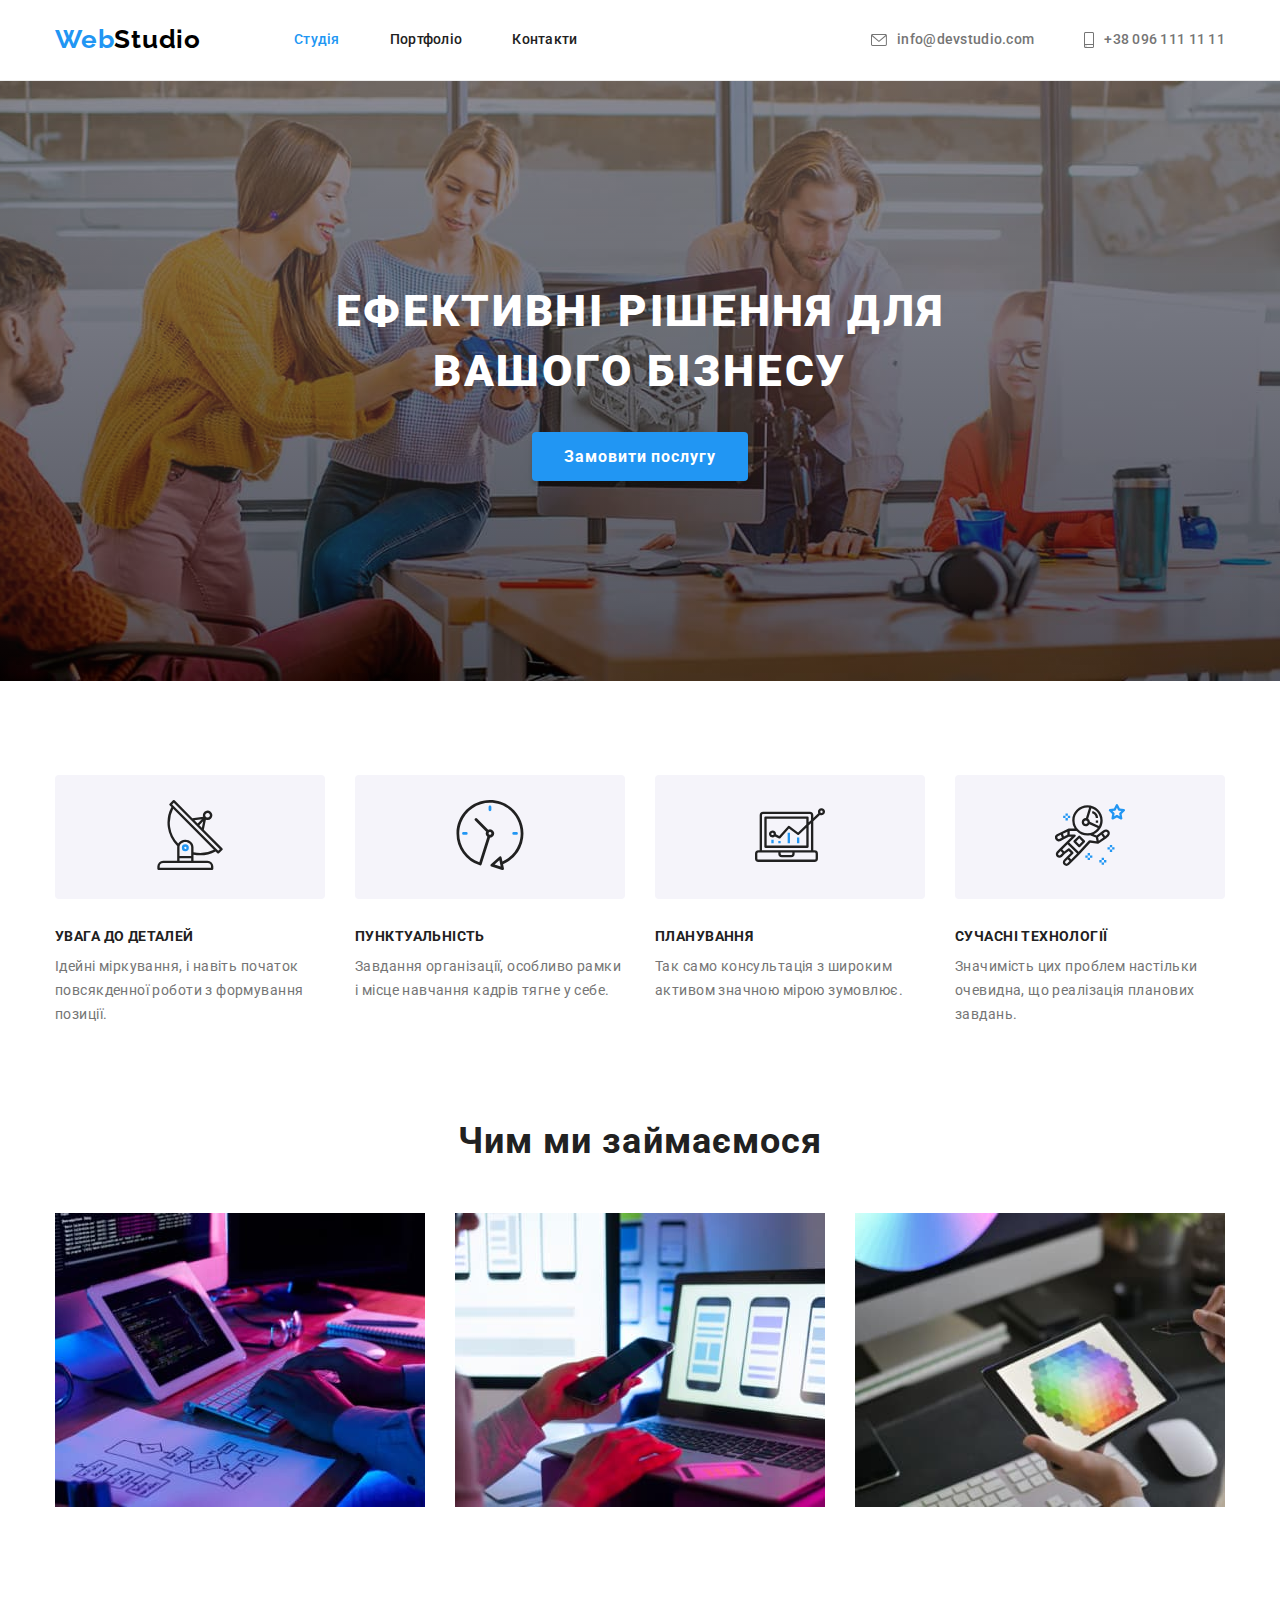
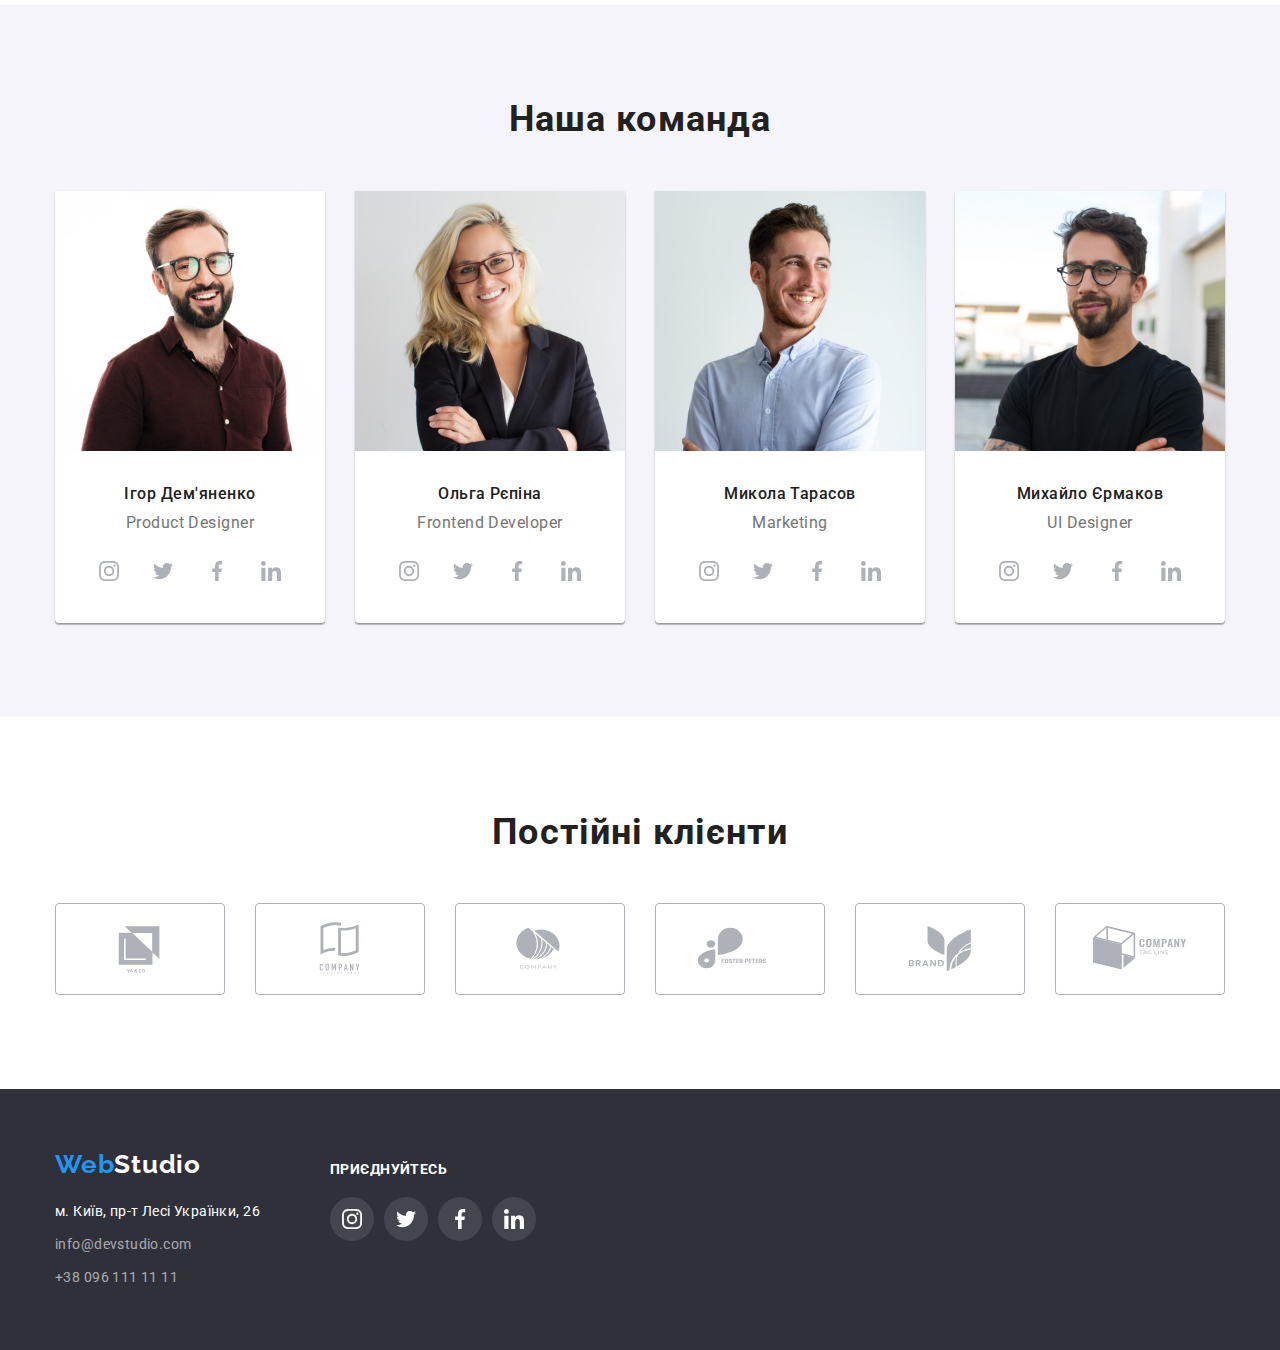
<file: index.html>
<!DOCTYPE html>
<html lang="en">
  <head>
    <meta charset="UTF-8" />
    <meta http-equiv="X-UA-Compatible" content="IE=edge" />
    <meta name="viewport" content="width=device-width, initial-scale=1.0" />
    <link rel="stylesheet" href="styles/modern-normalize.css">
    <link rel="stylesheet" href="styles/styles.css">
    <link href="https://fonts.googleapis.com/css2?family=Raleway:wght@700&family=Roboto:wght@400;500;700;900&display=swap" rel="stylesheet">
    <title>Головна</title>
  </head>
  <body>
     <!-- Верхній колонтитул -->
     <header class="header">
      <div class="container">
        <!-- LOGO -->
        <a class="logo" href="index.html"><span class="web-word">Web</span>Studio</a>
        <!-- NAVIGATION -->
        <nav>
          <ul class="navigation">
            <li class="studio-link">
              <a class="studio current" href="index.html">Студія</a> 
            </li>
            <li class="portfolio-link">
              <a class="portfolio" href="portfolio.html">Портфоліо</a>  
            </li>
            <li class="contacts-link">
              <a class="contact" href="#">Контакти</a>
            </li>
          </ul>
        </nav>
        <!-- CONTACTS -->
        <ul class="contacts">
          <li class="mail-link">
            <a class="mail-top" href="mailto:info@devstudio.com">
              <svg class="icon" width="16" height="12">
                <use xlink:href="./images/icons.svg#icon-envelope"></use>
              </svg>
              info@devstudio.com</a>
          </li>
          <li class="tel-link">
            <a class="tel-top" href="tel:+380961111111">
              <svg class="icon" width="10" height="16">
                <use xlink:href="./images/icons.svg#icon-smartphone"></use>
              </svg>
              +38 096 111 11 11</a>
          </li>
        </ul> 
      </div>
    </header>


    <main>
      <!-- Шапка -->
      <section class="section button-field">
        <div class="container">
          <h1 class="button-discription">Ефективні рішення для вашого бізнесу</h1>
          <button type="button" class="order-button">Замовити послугу</button>
        </div>
      </section>

      <!-- Особливості -->
      <section class="section advantages">
        <div class="container">
          <h2 hidden>Наші чесноти</h2>
          <ul class="advantages-list">
            <li class="advantages-item">
              <div class="icon-container">
                <svg class="icon" width="70" height="70"><use xlink:href="./images/icons.svg#icon-antenna"></use></svg>
              </div>
              <h3 class="advantages-point">УВАГА ДО ДЕТАЛЕЙ</h3>
              <p class="advantages-desc"
                >Ідейні міркування, і навіть початок повсякденної роботи з
                формування позиції.</p
              >
            </li>
            <li class="advantages-item">
              <div class="icon-container">
                <svg class="icon" width="70" height="70"><use xlink:href="./images/icons.svg#icon-clock"></use></svg>
              </div>
              <h3 class="advantages-point">ПУНКТУАЛЬНІСТЬ</h3>
              <p class="advantages-desc"
                >Завдання організації, особливо рамки і місце навчання кадрів
                тягне у себе.</p
              >
            </li>
            <li class="advantages-item">
              <div class="icon-container">
                <svg class="icon" width="70" height="70"><use xlink:href="./images/icons.svg#icon-diagram"></use></svg>
              </div>
              <h3 class="advantages-point">ПЛАНУВАННЯ</h3>
              <p class="advantages-desc"
                >Так само консультація з широким активом значною мірою
                зумовлює.</p
              >
            </li>
            <li class="advantages-item">
              <div class="icon-container">
                <svg class="icon" width="70" height="70"><use xlink:href="./images/icons.svg#icon-astronaut"></use></svg>
              </div>
              <h3 class="advantages-point">СУЧАСНІ ТЕХНОЛОГІЇ</h3>
              <p class="advantages-desc"
                >Значимість цих проблем настільки очевидна, що реалізація планових
                завдань.</p>
            </li>
          </ul>
        </div>
      </section>

      <!-- Чим ми займаємося -->
      <section class="section work">
        <div class="container">
          <h2 class="work-head">Чим ми займаємося</h2>
          <ul class="work-list">
            <li class="work-item">
              <img
              src="images/img1.jpg"
              alt="Працівник пише код проекту за його блок-схемою"
              width="370"
              />
            </li>
            <li class="work-item">
              <img
              src="images/img2.jpg"
              alt="Працівник виконує адаптивну верстку"
              width="370"
              />
            </li>
            <li class="work-item">
              <img
              src="images/img3.jpg"
              alt="Працівник вибирає кольори з палітри на планшеті"
              width="370"
              />
            </li>
          </ul>
        </div>
      </section>

      <!-- Наша команда -->
      <section class="section team">
        <div class="container">
          <h2 class="team-head">Наша команда</h2>
          <ul class="team-members">
            <li class="member">
              <img
              src="images/img4.jpg"
              alt="Чоловік з темним волоссям в окулярах і темній рубашці"
              width="270"
                />
              <h3 class="team-member">Ігор Дем'яненко</h3> 
              <p class="speciality">Product Designer</p>
              <ul class="social-list">
                <li class="social-item">
                  <a href="#" class="social-link" target="_blank" rel="noreferrer noopener">
                    <svg class="icon" width="20" height="20">
                      <use xlink:href="./images/icons.svg#icon-instagram"></use>
                    </svg>
                  </a>
                  </li>
                <li class="social-item">
                  <a href="#" class="social-link" target="_blank" rel="noreferrer noopener">
                    <svg class="icon" width="20" height="20">
                      <use xlink:href="./images/icons.svg#icon-twitter"></use>
                    </svg>
                  </a>
                </li>
                <li class="social-item">
                  <a href="#" class="social-link" target="_blank" rel="noreferrer noopener">
                    <svg class="icon" width="20" height="20">
                      <use xlink:href="./images/icons.svg#icon-facebook"></use>
                    </svg>
                  </a>
                </li>
                <li class="social-item">
                  <a href="#" class="social-link" target="_blank" rel="noreferrer noopener">
                    <svg class="icon" width="20" height="20">
                      <use xlink:href="./images/icons.svg#icon-linkedin"></use>
                    </svg>
                  </a>
                </li>
              </ul>
            </li>
            
            <li class="member">
              <img
              src="images/img5.jpg"
              alt="Жінка з світлим волоссям в окулярах і темному жакеті"
              width="270"
              />
              <h3 class="team-member">Ольга Рєпіна</h3> 
              <p class="speciality">Frontend Developer</p>
              <ul class="social-list">
                <li class="social-item">
                  <a href="#" class="social-link" target="_blank" rel="noreferrer noopener">
                    <svg class="icon" width="20" height="20">
                      <use xlink:href="./images/icons.svg#icon-instagram"></use>
                    </svg>
                  </a>
                </li>
                <li class="social-item">
                  <a href="#" class="social-link" target="_blank" rel="noreferrer noopener">
                    <svg class="icon" width="20" height="20">
                      <use xlink:href="./images/icons.svg#icon-twitter"></use>
                    </svg>
                  </a>
                </li>
                <li class="social-item">
                  <a href="#" class="social-link" target="_blank" rel="noreferrer noopener">
                    <svg class="icon" width="20" height="20">
                      <use xlink:href="./images/icons.svg#icon-facebook"></use>
                    </svg>
                  </a>
                </li>
                <li class="social-item">
                  <a href="#" class="social-link" target="_blank" rel="noreferrer noopener">
                    <svg class="icon" width="20" height="20">
                      <use xlink:href="./images/icons.svg#icon-linkedin"></use>
                    </svg>
                  </a>
                </li>
              </ul>
            </li>
              
            <li class="member">
              <img
              src="images/img6.jpg"
              alt="Чоловік з темним волоссям в світлій рубашці"
              width="270"
              />
              <h3 class="team-member">Микола Тарасов</h3>
              <p class="speciality">Marketing</p>
              <ul class="social-list">
                <li class="social-item">
                  <a href="#" class="social-link" target="_blank" rel="noreferrer noopener">
                    <svg class="icon" width="20" height="20">
                      <use xlink:href="./images/icons.svg#icon-instagram"></use>
                    </svg>
                  </a>
                </li>
                <li class="social-item">
                  <a href="#" class="social-link" target="_blank" rel="noreferrer noopener">
                    <svg class="icon" width="20" height="20">
                      <use xlink:href="./images/icons.svg#icon-twitter"></use>
                    </svg>
                  </a>
                </li>
                <li class="social-item">
                  <a href="#" class="social-link" target="_blank" rel="noreferrer noopener">
                    <svg class="icon" width="20" height="20">
                      <use xlink:href="./images/icons.svg#icon-facebook"></use>
                    </svg>
                  </a>
                </li>
                <li class="social-item">
                  <a href="#" class="social-link" target="_blank" rel="noreferrer noopener">
                    <svg class="icon" width="20" height="20">
                      <use xlink:href="./images/icons.svg#icon-linkedin"></use>
                    </svg>
                  </a>
                </li>
              </ul>
            </li>
            <li class="member">
              <img
              src="images/img7.jpg"
              alt="Чоловік з темним волоссям в окулярах і футболці"
              width="270"
              />
              <h3 class="team-member">Михайло Єрмаков</h3>
              <p class="speciality">UI Designer</p>
              <ul class="social-list">
              <li class="social-item">
                <a href="#" class="social-link" target="_blank" rel="noreferrer noopener">
                  <svg class="icon" width="20" height="20">
                    <use xlink:href="./images/icons.svg#icon-instagram"></use>
                  </svg>
                </a>
              </li>
              <li class="social-item">
                <a href="#" class="social-link" target="_blank" rel="noreferrer noopener">
                  <svg class="icon" width="20" height="20">
                    <use xlink:href="./images/icons.svg#icon-twitter"></use>
                  </svg>
                </a>
              </li>
              <li class="social-item">
                <a href="#" class="social-link" target="_blank" rel="noreferrer noopener">
                  <svg class="icon" width="20" height="20">
                    <use xlink:href="./images/icons.svg#icon-facebook"></use>
                  </svg>
                </a>
              </li>
              <li class="social-item">
                <a href="#" class="social-link" target="_blank" rel="noreferrer noopener">
                  <svg class="icon" width="20" height="20">
                    <use xlink:href="./images/icons.svg#icon-linkedin"></use>
                  </svg>
                </a>
              </li>
            </ul>
            </li>
          </ul>
        </div>
      </section>

      <!-- Наші клієнти -->
      <section class="section clients">
        <div class="container clients-conteiner">
        <h2 class="clients-title">Постійні клієнти</h2>
        <ul class="clients-list">
          <li class="clients-item">
            <a href="#" target="_blank" rel="noreferrer noopener" class="client-link">
              <svg class="icon" width="106" height="60"><use xlink:href="./images/icons.svg#icon-company1"></use></svg>
            </a></li>
          <li class="clients-item">
            <a href="#" target="_blank" rel="noreferrer noopener" class="client-link">
              <svg class="icon" width="106" height="60"><use xlink:href="./images/icons.svg#icon-company2"></use></svg>
            </a></li>
          <li class="clients-item">
            <a href="#" target="_blank" rel="noreferrer noopener" class="client-link">
              <svg class="icon" width="106" height="60"><use xlink:href="./images/icons.svg#icon-company3"></use></svg>
            </a></li>
          <li class="clients-item">
            <a href="#" target="_blank" rel="noreferrer noopener" class="client-link">
              <svg class="icon" width="106" height="60"><use xlink:href="./images/icons.svg#icon-company4"></use></svg>
            </a></li>
          <li class="clients-item">
            <a href="#" target="_blank" rel="noreferrer noopener" class="client-link">
              <svg class="icon" width="106" height="60"><use xlink:href="./images/icons.svg#icon-company5"></use></svg>
            </a></li>
          <li class="clients-item">
            <a href="#" target="_blank" rel="noreferrer noopener" class="client-link">
              <svg class="icon" width="106" height="60"><use xlink:href="./images/icons.svg#icon-company6"></use></svg>
            </a></li>
        </ul>
        </div>
      </section>
    </main>

  <!-- Нижній колонтитул -->
  <footer class="footer">
    <div class="container">
      <div class="logo-address-container">  
        <!-- LOGO -->
        <a class="logo-footer" href="index.html"><span class="web-word">Web</span>Studio</a>
        <address>
          <ul class="address-list">
            <li class="address-item">
              <a class="map" href="https://www.google.com.ua/maps/@50.4267959,30.5388469,18.92z?hl=ru" 
              target="_blank"
              rel="noopener noreferrer">м. Київ, пр-т Лесі Українки, 26
              </a>
            </li>
            <li class="address-item">
              <a class="mail" href="mailto:info@devstudio.com">info@devstudio.com</a>
            </li>
            <li class="address-item">
              <a class="tel" href="tel:+380961111111">+38 096 111 11 11</a>
            </li>
          </ul>
        </address>
      </div>
      <div class="social-container">
        <h2 class="joinus">приєднуйтесь</h2>
        <ul class="social-list">
          <li class="social-item footer-social-item">
            <a href="#" class="social-link footer-social-link" target="_blank" rel="noreferrer noopener">
              <svg class="icon" width="20" height="20">
                <use xlink:href="./images/icons.svg#icon-instagram"></use>
              </svg>
            </a>
          </li>
          <li class="social-item footer-social-item">
            <a href="#" class="social-link footer-social-link" target="_blank" rel="noreferrer noopener">
              <svg class="icon" width="20" height="20">
                <use xlink:href="./images/icons.svg#icon-twitter"></use>
              </svg>
            </a>
          </li>
          <li class="social-item footer-social-item">
            <a href="#" class="social-link footer-social-link" target="_blank" rel="noreferrer noopener">
              <svg class="icon" width="20" height="20">
                <use xlink:href="./images/icons.svg#icon-facebook"></use>
              </svg>
            </a>
          </li>
          <li class="social-item footer-social-item">
            <a href="#" class="social-link footer-social-link" target="_blank" rel="noreferrer noopener">
              <svg class="icon" width="20" height="20">
                <use xlink:href="./images/icons.svg#icon-linkedin"></use>
              </svg>
            </a>
          </li>
        </ul>
      </div>
    </div>
  </footer>
  </body>
</html>
</file>
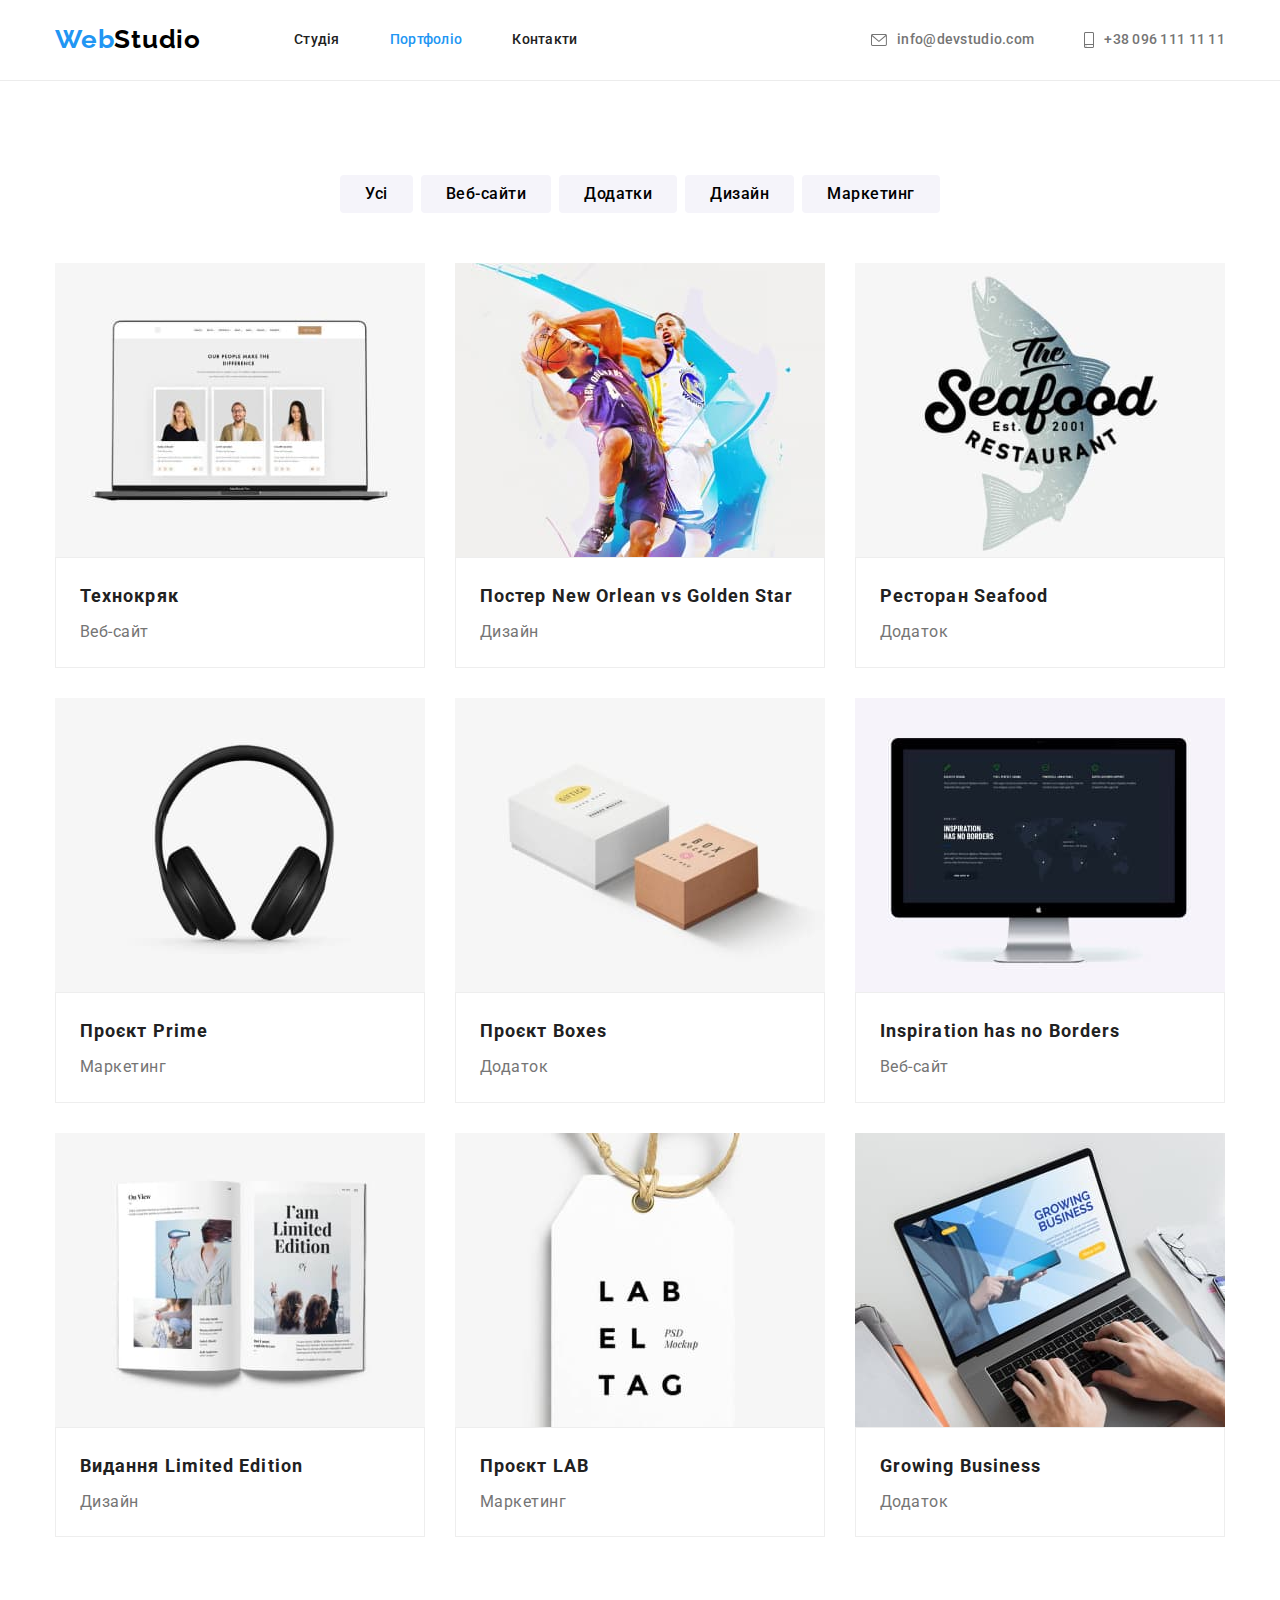
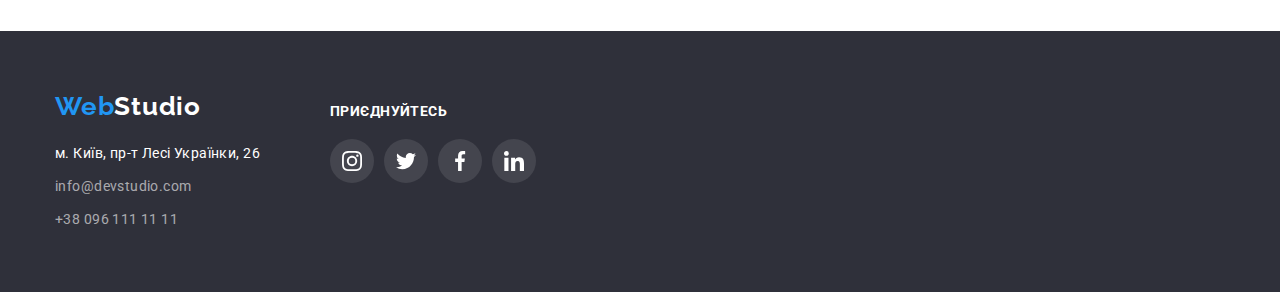
<file: portfolio.html>
<!DOCTYPE html>
<html lang="en">
<head>
    <meta charset="UTF-8">
    <meta http-equiv="X-UA-Compatible" content="IE=edge">
    <meta name="viewport" content="width=device-width, initial-scale=1.0">
    <link rel="stylesheet" href="./styles/modern-normalize.css">
    <link rel="stylesheet" href="styles/styles.css">
    <link href="https://fonts.googleapis.com/css2?family=Raleway:wght@700&family=Roboto:wght@400;500;700;900&display=swap" rel="stylesheet">
    <title>Портфоліо</title>
</head>
<body class="portfolio-body">
   
     <!-- Верхній колонтитул -->
     <header class="header">
      <div class="container">
        <!-- LOGO -->
        <a class="logo" href="index.html"><span class="web-word">Web</span>Studio</a>
        <!-- NAVIGATION -->
        <nav>
          <ul class="navigation">
            <li class="studio-link">
              <a class="studio" href="index.html">Студія</a> 
            </li>
            <li class="portfolio-link">
              <a class="portfolio current" href="portfolio.html">Портфоліо</a>  
            </li>
            <li class="contacts-link">
              <a class="contact" href="#">Контакти</a>
            </li>
          </ul>
        </nav>
        <!-- CONTACTS -->
        <ul class="contacts">
          <li class="mail-link">
            <a class="mail-top" href="mailto:info@devstudio.com">
              <svg class="icon" width="16" height="12">
                <use xlink:href="./images/icons.svg#icon-envelope"></use>
              </svg>
              info@devstudio.com</a>
          </li>
          <li class="tel-link">
            <a class="tel-top" href="tel:+380961111111">
              <svg class="icon" width="10" height="16">
                <use xlink:href="./images/icons.svg#icon-smartphone"></use>
              </svg>
              +38 096 111 11 11</a>
          </li>
        </ul> 
      </div>
    </header>

  <main class="portfolio-main">
    <section class="section portfolio-section">
      <div class="container">
        <h1 hidden>Портфоліо</h1>
        <!-- Фільтр -->
        <ul class="filter-list">
            <li class="filter-item">
                <button class="filter" type="button">Усі</button>
            </li>
            <li class="filter-item">
                <button class="filter" type="button">Веб-сайти</button>
            </li>
            <li class="filter-item">
                <button class="filter" type="button">Додатки</button>
            </li>
            <li class="filter-item">
                <button class="filter" type="button">Дизайн</button>
            </li>
            <li class="filter-item">
                <button class="filter" type="button">Маркетинг</button>
            </li>
        </ul>

        <!-- Проекти -->
        <ul class="projects">
            <li class="project-item">
              <a class="project-link" href="#" target="_blank" rel="noreferrer noopener">
                <img src="images/img8.jpg" alt="Ноутбук, на якому відображено веб-сайт" width="370">
                <div class="project-discription">
                  <h2 class="project-name">Технокряк</h2>
                  <p class="project-type">Веб-сайт</p>
                </div>
              </a>
            </li>
            <li class="project-item">
              <a class="project-link" href="#" target="_blank" rel="noreferrer noopener">
                <img src="images/img9.jpg" alt="Два професійних баскетболісти ведуть бородьбу" width="370">
                <div class="project-discription">
                  <h2 class="project-name">Постер New Orlean vs Golden Star</h2>
                  <p class="project-type">Дизайн</p>
                </div>
                </a>
            </li>
            <li class="project-item">
              <a class="project-link" href="#" target="_blank" rel="noreferrer noopener">
                <img src="images/img10.jpg" alt="Логотип ресторану на фоні фігури риби" width="370">
                <div class="project-discription">
                <h2 class="project-name">Ресторан Seafood</h2>
                <p class="project-type">Додаток</p>
              </div>
              </a>
            </li>
            <li class="project-item">
              <a class="project-link" href="#" target="_blank" rel="noreferrer noopener">
                <img src="images/img11.jpg" alt="Чонрі накладні бездротові навушники" width="370">
                <div class="project-discription">
                  <h2 class="project-name">Проєкт Prime</h2>
                  <p class="project-type">Маркетинг</p>
              </div>
              </a>
            </li>
            <li class="project-item">
              <a class="project-link" href="#" target="_blank" rel="noreferrer noopener">
                <img src="images/img12.jpg" alt="Два ящики білого і рудого кольору різних розмірів" width="370">
                <div class="project-discription">
                  <h2 class="project-name">Проєкт Boxes</h2>
                  <p class="project-type">Додаток</p>
              </div>
              </a>
            </li>
            <li class="project-item">
              <a class="project-link" href="#" target="_blank" rel="noreferrer noopener">
                <img src="images/img13.jpg" alt="Монітор, на якому відображено веб-сайт" width="370">
                <div class="project-discription">
                  <h2 class="project-name">Inspiration has no Borders</h2>
                  <p class="project-type">Веб-сайт</p>
              </div>
              </a>
            </li>
            <li class="project-item">
              <a class="project-link" href="#" target="_blank" rel="noreferrer noopener">
                <img src="images/img14.jpg" alt="Розгорнута книга" width="370">
                <div class="project-discription">
                  <h2 class="project-name">Видання Limited Edition</h2>
                  <p class="project-type">Дизайн</p>
              </div>
              </a>
            </li>
            <li class="project-item">
              <a class="project-link" href="#" target="_blank" rel="noreferrer noopener">
                <img src="images/img15.jpg" alt="Підвісний ярлик на якому зображено логотип" width="370">
                <div class="project-discription">
                  <h2 class="project-name">Проєкт LAB</h2>
                  <p class="project-type">Маркетинг</p>
              </div>
              </a>
            </li>
            <li class="project-item">
              <a class="project-link" href="#" target="_blank" rel="noreferrer noopener">
                <img src="images/img16.jpg" alt="Людина користується додатком з ноубука" width="370">
                <div class="project-discription">
                  <h2 class="project-name">Growing Business</h2>
                  <p class="project-type">Додаток</p>
              </div>
              </a>
            </li>
        </ul>
      </div>
    </section>
  </main>

  <footer class="footer">
    <div class="container">
      <div class="logo-address-container">
        <!-- LOGO -->
        <a class="logo-footer" href="index.html"><span class="web-word">Web</span>Studio</a>
        <address>
          <ul class="address-list">
            <li class="address-item">
              <a class="map" href="https://www.google.com.ua/maps/@50.4267959,30.5388469,18.92z?hl=ru" target="_blank"
                rel="noopener noreferrer">м. Київ, пр-т Лесі Українки, 26
              </a>
            </li>
            <li class="address-item">
              <a class="mail" href="mailto:info@devstudio.com">info@devstudio.com</a>
            </li>
            <li class="address-item">
              <a class="tel" href="tel:+380961111111">+38 096 111 11 11</a>
            </li>
          </ul>
        </address>
      </div>
      <div class="social-container">
        <h2 class="joinus">приєднуйтесь</h2>
        <ul class="social-list">
          <li class="social-item footer-social-item">
            <a href="#" class="social-link footer-social-link" target="_blank" rel="noreferrer noopener">
              <svg class="icon" width="20" height="20">
                <use xlink:href="./images/icons.svg#icon-instagram"></use>
              </svg>
            </a>
          </li>
          <li class="social-item footer-social-item">
            <a href="#" class="social-link footer-social-link" target="_blank" rel="noreferrer noopener">
              <svg class="icon" width="20" height="20">
                <use xlink:href="./images/icons.svg#icon-twitter"></use>
              </svg>
            </a>
          </li>
          <li class="social-item footer-social-item">
            <a href="#" class="social-link footer-social-link" target="_blank" rel="noreferrer noopener">
              <svg class="icon" width="20" height="20">
                <use xlink:href="./images/icons.svg#icon-facebook"></use>
              </svg>
            </a>
          </li>
          <li class="social-item footer-social-item">
            <a href="#" class="social-link footer-social-link" target="_blank" rel="noreferrer noopener">
              <svg class="icon" width="20" height="20">
                <use xlink:href="./images/icons.svg#icon-linkedin"></use>
              </svg>
            </a>
          </li>
        </ul>
      </div>
    </div>
  </footer>
</body>
</html>
</file>
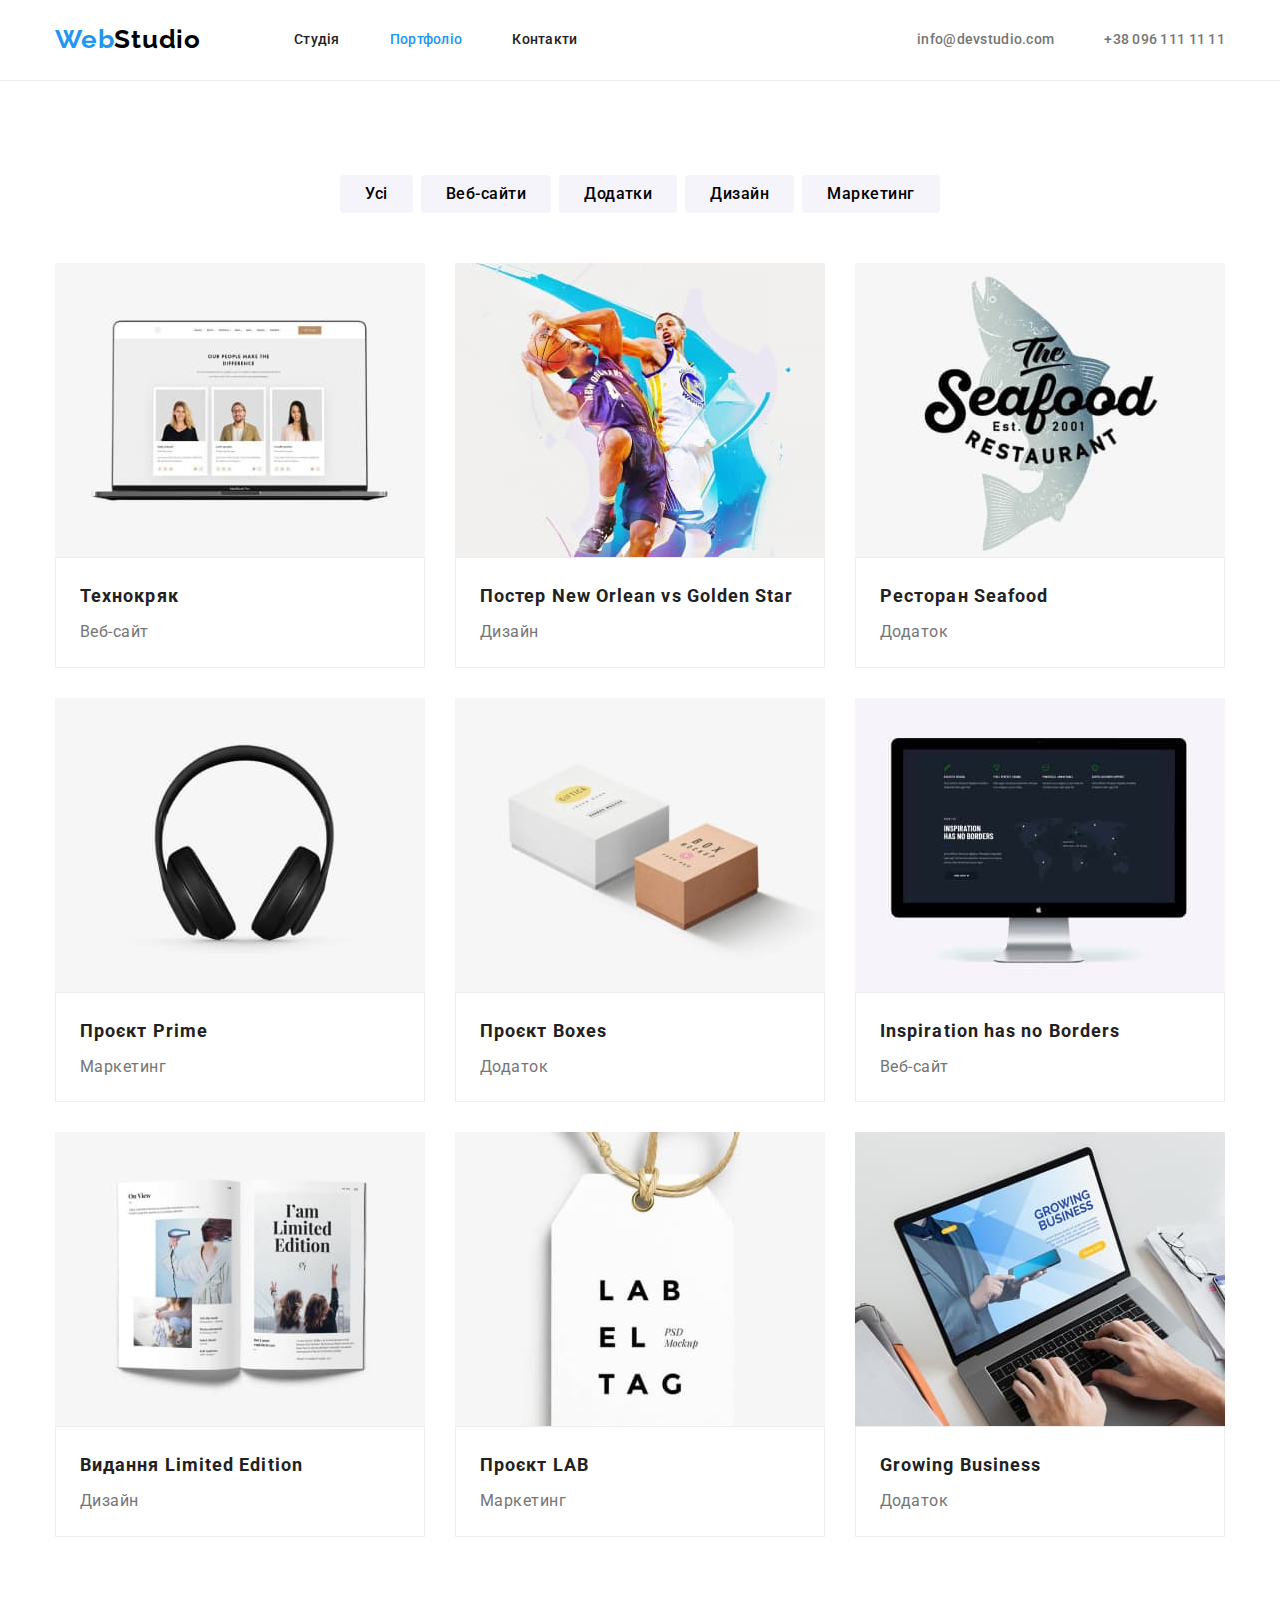
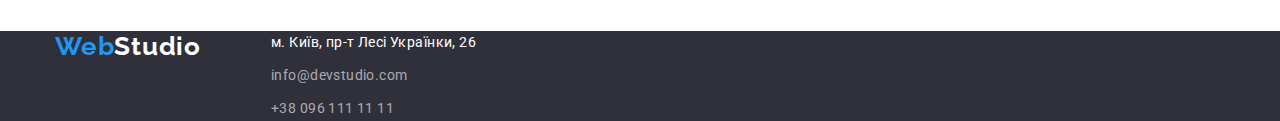
<file: potrfolio.html>
<!DOCTYPE html>
<html lang="en">
<head>
    <meta charset="UTF-8">
    <meta http-equiv="X-UA-Compatible" content="IE=edge">
    <meta name="viewport" content="width=device-width, initial-scale=1.0">
    <link rel="stylesheet" href="./styles/modern-normalize.css">
    <link rel="stylesheet" href="styles/styles.css">
    <link href="https://fonts.googleapis.com/css2?family=Raleway:wght@700&family=Roboto:wght@400;500;700;900&display=swap" rel="stylesheet">
    <title>Портфоліо</title>
</head>
<body class="portfolio-body">
   
     <!-- Верхній колонтитул -->
     <header class="header">
      <div class="container">
        <!-- LOGO -->
        <a class="logo" href="index.html"><span class="web-word">Web</span>Studio</a>
        <!-- NAVIGATION -->
        <nav>
          <ul class="navigation">
            <li class="studio-link">
              <a class="studio" href="index.html">Студія</a> 
            </li>
            <li class="portfolio-link">
              <a class="portfolio current" href="potrfolio.html">Портфоліо</a>  
            </li>
            <li class="contacts-link">
              <a class="contact" href="#">Контакти</a>
            </li>
          </ul>
        </nav>
        <!-- CONTACTS -->
        <ul class="contacts">
          <li class="mail-link">
            <a class="mail-top" href="mailto:info@devstudio.com">info@devstudio.com</a>
          </li>
          <li class="tel-link">
            <a class="tel-top" href="tel:+380961111111">+38 096 111 11 11</a>
          </li>
        </ul> 
      </div>
    </header>

  <main class="portfolio-main">
    <section class="section portfolio-section">
      <div class="container">
        <h1 hidden>Портфоліо</h1>
        <!-- Фільтр -->
        <ul class="filter-list">
            <li class="filter-item">
                <button class="filter" type="button">Усі</button>
            </li>
            <li class="filter-item">
                <button class="filter" type="button">Веб-сайти</button>
            </li>
            <li class="filter-item">
                <button class="filter" type="button">Додатки</button>
            </li>
            <li class="filter-item">
                <button class="filter" type="button">Дизайн</button>
            </li>
            <li class="filter-item">
                <button class="filter" type="button">Маркетинг</button>
            </li>
        </ul>

        <!-- Проекти -->
        <ul class="projects">
            <li class="project-item">
                <img src="images/img8.jpg" alt="Ноутбук, на якому відображено веб-сайт" width="370">
                <div class="project-discription">
                  <h2 class="project-name">Технокряк</h2>
                  <p class="project-type">Веб-сайт</p>
                </div>
            </li>
            <li class="project-item">
                <img src="images/img9.jpg" alt="Два професійних баскетболісти ведуть бородьбу" width="370">
                <div class="project-discription">
                  <h2 class="project-name">Постер New Orlean vs Golden Star</h2>
                  <p class="project-type">Дизайн</p>
                </div>
            </li>
            <li class="project-item">
                <img src="images/img10.jpg" alt="Логотип ресторану на фоні фігури риби" width="370">
                <div class="project-discription">
                <h2 class="project-name">Ресторан Seafood</h2>
                <p class="project-type">Додаток</p>
              </div>
            </li>
            <li class="project-item">
                <img src="images/img11.jpg" alt="Чонрі накладні бездротові навушники" width="370">
                <div class="project-discription">
                  <h2 class="project-name">Проєкт Prime</h2>
                  <p class="project-type">Маркетинг</p>
              </div>
            </li>
            <li class="project-item">
                <img src="images/img12.jpg" alt="Два ящики білого і рудого кольору різних розмірів" width="370">
                <div class="project-discription">
                  <h2 class="project-name">Проєкт Boxes</h2>
                  <p class="project-type">Додаток</p>
              </div>
            </li>
            <li class="project-item">
                <img src="images/img13.jpg" alt="Монітор, на якому відображено веб-сайт" width="370">
                <div class="project-discription">
                  <h2 class="project-name">Inspiration has no Borders</h2>
                  <p class="project-type">Веб-сайт</p>
              </div>
            </li>
            <li class="project-item">
                <img src="images/img14.jpg" alt="Розгорнута книга" width="370">
                <div class="project-discription">
                  <h2 class="project-name">Видання Limited Edition</h2>
                  <p class="project-type">Дизайн</p>
              </div>
            </li>
            <li class="project-item">
                <img src="images/img15.jpg" alt="Підвісний ярлик на якому зображено логотип" width="370">
                <div class="project-discription">
                  <h2 class="project-name">Проєкт LAB</h2>
                  <p class="project-type">Маркетинг</p>
              </div>
            </li>
            <li class="project-item">
                <img src="images/img16.jpg" alt="Людина користується додатком з ноубука" width="370">
                <div class="project-discription">
                  <h2 class="project-name">Growing Business</h2>
                  <p class="project-type">Додаток</p>
              </div>
            </li>
        </ul>
      </div>
    </section>
  </main>

  <footer class="footer">
    <div class="container">
      <!-- LOGO -->
      <a class="logo-footer" href="index.html"><span class="web-word">Web</span>Studio</a>
      <address>
        <ul class="address-list">
          <li class="address-item">
            <a class="map" href="https://www.google.com.ua/maps/@50.4267959,30.5388469,18.92z?hl=ru" 
            target="_blank"
            rel="noopener noreferrer">м. Київ, пр-т Лесі Українки, 26
            </a>
          </li>
          <li class="address-item">
            <a class="mail" href="mailto:info@devstudio.com">info@devstudio.com</a>
          </li>
          <li class="address-item">
            <a class="tel" href="tel:+380961111111">+38 096 111 11 11</a>
          </li>
        </ul>
      </address>
    </div>
  </footer>
</body>
</html>
</file>
<file: styles/styles.css>
:root {
    --brand-color-main: #fff;
    --brand-color-first: #212121;
    --barnd-color-secondary: #2F303A;
    --brand-color-third: #F5F4FA;
    --brand-color-text: #757575;
    --brand-color-activity: #2196F3;
    --c-icons: #AFB1B8;
}

body {
    font-family: 'Roboto', sans-serif;  
    color: var(--brand-color-first);
    background-color: var(--brand-color-main);
}

*,
*::before,
*::after {
  box-sizing: border-box;
  margin: 0;
  padding: 0;
}

h1, h2, h3, p, ul {
    margin: 0;
    padding: 0;
}

.navigation, .studio-link, .portfolio-link, .contacts-link, .contacts, .contacts-link, .mail-link, .tel-link,
.advantages-list, .advantages-item,
.work-images, .work-item,
.team-members, .member,
.address-list, .address-item,
.filter-list, .filter-item,
.projects, .project-item
{
    margin: 0;
    padding: 0;
    display: block;
}

.logo, 
.studio, 
.portfolio, 
.contact, 
.mail, 
.tel, 
.logo-footer, 
.map, 
.tel-top, 
.mail-top,
.social-link {
    text-decoration: none;
    color: var(--brand-color-first);
}

a:hover, a:active, a:focus {
    color: var(--brand-color-activity);
}

.order-button, .filter {    
    border: none;
    cursor: pointer;
}

.section {
    padding: 94px 0;
}

.container {
    max-width: 1200px;
    width: 100%;
    margin: 0 auto;
    padding: 0 15px;
}

 /* HEADER  */
.header {
    background-color: var(--brand-color-main);
    justify-content: center;
    align-items: center;
    border-bottom: 1px solid #ECECEC;
}

.header .container {
    display: flex;
    gap: 50px;
    align-items: center;

}

.logo {
    padding: 24px 0 25px;
    margin-right: 43px; 
    font-size: 26px;
    line-height: 1.19;
    font-family: 'Raleway';
    font-style: normal;
    font-weight: 700;
    letter-spacing: 0.03em;
    color: #000000;
}
.web-word {
    color: var(--brand-color-activity);
}

.navigation {
    display: flex;
    flex-wrap: wrap;
    gap: 50px;
    font-weight: 500;
    font-size: 14px;
    line-height: 1.14;
    letter-spacing: 0.02em;
}
.navigation a {
    padding: 32px 0;
}
.current {
    color: var(--brand-color-activity);
}

.contacts {
    display: flex;
    align-items: center;
    flex-wrap: wrap;
    margin-left: auto;
    gap: 50px;
    font-weight: 500;
    font-size: 14px;
    line-height: 1.14;
    letter-spacing: 0.02em;
    color: var(--brand-color-text);
}
.mail-top,
.tel-top {
    display: flex;
    gap: 10px;
    align-items: center;
    color: var(--brand-color-text);
    padding: 32px 0;
}
.icon {
    fill: currentColor;
}


/* ШАПКА */
.button-field {
    max-width: 1600px;
    width: 100%;
    height: 600px;
    margin: 0 auto;
    background-image: linear-gradient(rgba(150, 150, 150, 0.4), rgba(0, 0, 0, 0.4)), 
    url('../images/hero-background-Img.jpg');
    background-repeat: no-repeat;
    background-position: center;
    padding: 200px 0;
}
.button-field .container {
    display: flex;
    flex-direction: column;
    align-items: center;
    gap: 30px;
}

.button-discription {
    max-width: 696px;
    width: 100%;
    font-weight: 900;
    font-size: 44px;
    line-height: 1.37;
    text-align: center;
    letter-spacing: 0.06em;
    text-transform: uppercase;
    color: var(--brand-color-main);
}

.order-button {
    background-color: var(--brand-color-activity);
    color: var(--brand-color-main);
    font-weight: 700;
    font-size: 16px;
    line-height: 1.86;
    align-items: center;
    text-align: center;
    letter-spacing: 0.06em;
    padding: 10px 32px;
    box-shadow: 0px 4px 4px rgba(0, 0, 0, 0.15);
    border-radius: 4px;
    }

/* ОСОБЛИВОСТІ */

.advantages {
    background-color: var(--brand-color-main);
}
.advantages .container {
    display: flex;
    justify-content: center;
}

.advantages-list {
    display: flex;
    gap: 30px;
    flex-wrap: wrap;
}

.advantages-item {
    max-width: 270px;
    width: 100%;
}

.advantages-point {
    margin-bottom: 10px;
    
    font-weight: 700;
    font-size: 14px;
    line-height: 1.14;
    letter-spacing: 0.03em;
    text-transform: uppercase;
    
}

.advantages-desc {
    font-size: 14px;
    line-height: 1.71;
    letter-spacing: 0.03em;
    color: var(--brand-color-text);
}

.icon-container {
    padding: 25px 100px;
    margin-bottom: 30px;
    background-color: var(--brand-color-third);
    border-radius: 4px;
}

/* ЧИМ МИ ЗАЙМАЄМОСЬ */

.work {
    background-color: var(--brand-color-main);
    padding: 0 0 94px;
}
.work .container {
    display: flex;
    justify-content: center;
    gap: 50px;
    flex-wrap: wrap;
}

.work-head,
.team-head {
    font-weight: 700;
    font-size: 36px;
    line-height: 1.16;
    text-align: center;
    letter-spacing: 0.03em;
}

.work-list {
    display: flex;
    gap: 30px;
    flex-wrap: wrap;
}

/* НАША КОМАНДА */

.team {
    background-color: var(--brand-color-third);
}
.team .container {
    display: flex;
    flex-direction: column;
    justify-content: center;
    gap: 50px;
}
.team-members {
    display: flex;
    gap: 30px;
    flex-wrap: wrap;
}

.member {
    background-color: var(--brand-color-main);
    box-shadow: 0px 1px 3px rgba(0, 0, 0, 0.12), 0px 1px 1px rgba(0, 0, 0, 0.14), 0px 2px 1px rgba(0, 0, 0, 0.2);
    border-radius: 0px 0px 4px 4px;
    padding-bottom: 30px;
}

.team-member {
    font-weight: 500;
    font-size: 16px;
    line-height: 1.18;
    text-align: center;
    letter-spacing: 0.03em;
    margin: 30px 0 10px 0;
    }

.speciality {
    font-size: 16px;
    line-height: 1.18;
    text-align: center;
    letter-spacing: 0.03em;
    color: var(--brand-color-text);
    margin-bottom: 16px;
}

.social-list {
    display: flex;
    justify-content: center;
    gap: 10px;
    flex-wrap: wrap;
}

.social-link {
    display: flex;
    justify-content: center;
    align-items: center;
    color: var(--c-icons);
    width: 44px;
    height: 44px;
}
.social-link:hover,
.social-link:focus  {
    border-radius: 50%;
    background-color: var(--brand-color-activity);
    color: var(--brand-color-main);
}

.social-item {
    list-style: none; 
}

/* Наші клієнти */

.clients {
    background-color: var(--brand-color-main);
}
.clients-conteiner{
    display: flex;
    flex-direction: column;
    gap: 50px;
}
.clients-title {
    font-weight: 700;
    font-size: 36px;
    line-height: 1.1667;
    text-align: center;
    letter-spacing: 0.03em;
    color: var(--brand-color-first);
}

.clients-list {
    display: flex;
    justify-content: center;
    gap: 30px;
}

.clients-item {
    list-style: none;
}

.client-link {
    display: flex;
    justify-content: center;
    align-items: center;
    width: 170px;
    height: 92px;
    color: var(--c-icons);
    border: 1px solid #AFB1B8;
    border-radius: 4px;
}
.client-link:hover,
.client-link:focus {
    border-color: var(--brand-color-activity);
}


/* НИЖНІЙ КОЛОНТИТУЛ */

.footer {
    background-color: var(--barnd-color-secondary);
}
.footer .container {
    display: flex;
    justify-content: flex-start;
    gap: 70px;
}
.logo-address-container {
    display: flex;
    flex-direction: column;
    gap: 20px;
    padding: 60px 0;
}
.logo-footer {
    font-size: 26px;
    line-height: 1.19;
    font-family: 'Raleway';
    font-style: normal;
    font-weight: 700;
    letter-spacing: 0.03em;
    color: var(--brand-color-main);
}

.address-list {
    display: flex;
    flex-direction: column;
    gap: 9px;
}

.map {
    font-size: 14px;
    line-height: 1.71;
    letter-spacing: 0.03em;
    color: var(--brand-color-main);
    font-style: normal;
}

.tel , .mail {
    font-size: 14px;
    line-height: 1.71;
    letter-spacing: 0.03em;
    color: rgba(255, 255, 255, 0.6);
    font-style: normal;
}

.social-container {
    display: flex;
    flex-direction: column;
    padding: 72px 0 100px;
    gap: 20px;
}
.joinus{
    font-weight: 700;
    font-size: 14px;
    line-height: 1.1429;
    letter-spacing: 0.03em;
    text-transform: uppercase;
    color: var(--brand-color-main);
}

.footer-social-link{
    border-radius: 50%;
    background-color: rgba(255, 255, 255, 0.1);
    color: var(--brand-color-main);
}



/* PORTFOLIO  */

.portfolio-body {
    font-family: 'Roboto', sans-serif;
    color: var(--brand-color-first);    
}

.portfolio-section {
    background-color: var(--brand-color-main);    
}
.portfolio-section .container {
    display: flex;
    flex-direction: column;
    align-items: center;
    gap: 50px;
}

/* FILTER  */
.filter-list {
    display: flex;
    gap: 8px;
    flex-wrap: wrap;
    margin: 0 auto;
}
.filter {
    font-weight: 500;
    font-size: 16px;
    line-height: 1.62;
    text-align: center;
    letter-spacing: 0.03em;
    background-color: var(--brand-color-third);
    border-radius: 4px;

}
.filter:not(:first-child){
    padding: 6px 22px;
}
.filter:first-child{
    padding: 6px 25px;
}
.filter:hover,
.filter:active,
.filter:focus {
    background-color: var(--brand-color-activity);
    color: var(--brand-color-main);
    box-shadow: 0px 3px 1px rgba(0, 0, 0, 0.1), 
                0px 1px 2px rgba(0, 0, 0, 0.08), 
                0px 2px 2px rgba(0, 0, 0, 0.12);
}

.projects {
display: flex;
flex-wrap: wrap;
gap: 30px;
}
.project-link{
    display: block;
    text-decoration: none;
}
.project-link:hover,
.project-link:focus{
    box-shadow: 0px 1px 1px rgba(0, 0, 0, 0.12), 0px 4px 4px rgba(0, 0, 0, 0.06), 1px 4px 6px rgba(0, 0, 0, 0.16);
}
.project-item img {
    display: block;
}

.project-discription {
    border-color: #EEEEEE;
    border-width: 1px;
    border-style: solid;
    padding: 20px 24px;
}


.project-name {
    font-weight: 700;
    font-size: 18px;
    line-height: 2;
    letter-spacing: 0.06em;
    margin-bottom: 4px;
    color: var(--brand-color-first);
}

.project-type {
    font-size: 16px;
    line-height: 1.8;
    letter-spacing: 0.03em;
    color: var(--brand-color-text);
}
</file>
